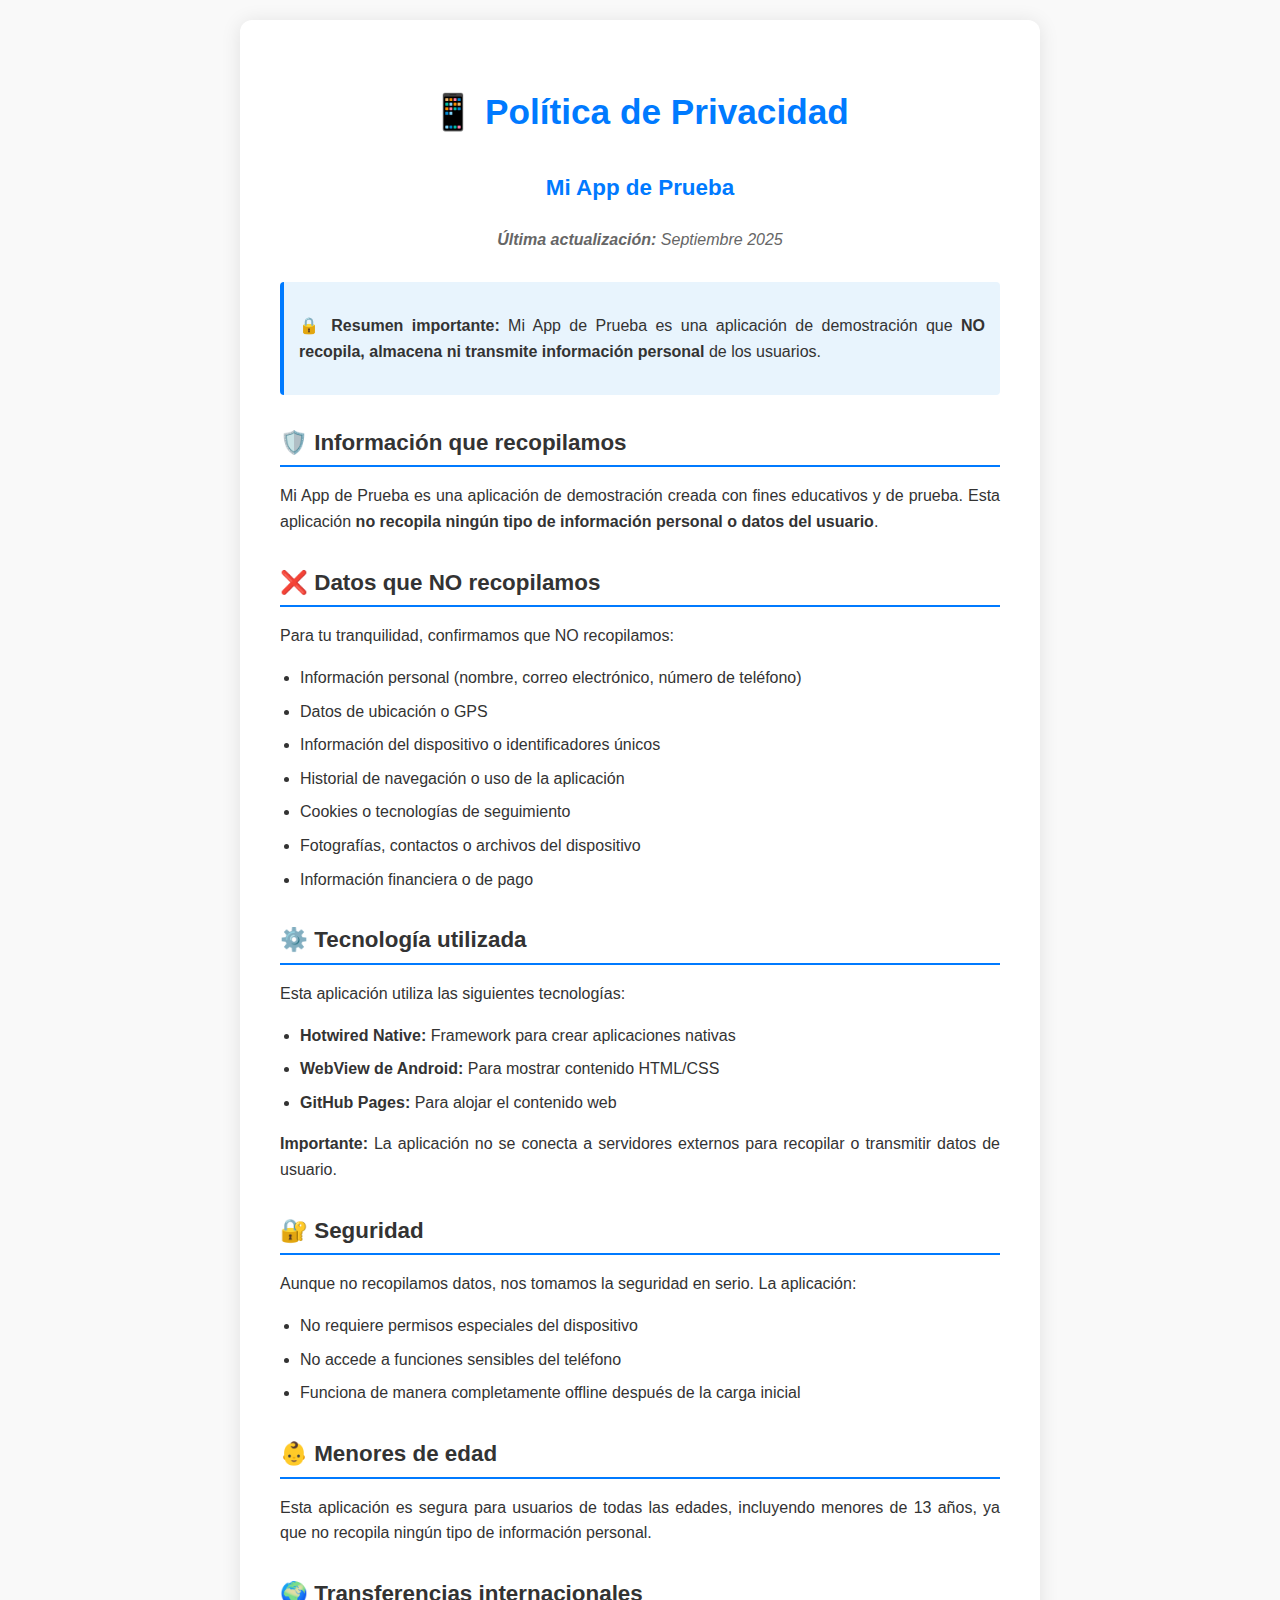
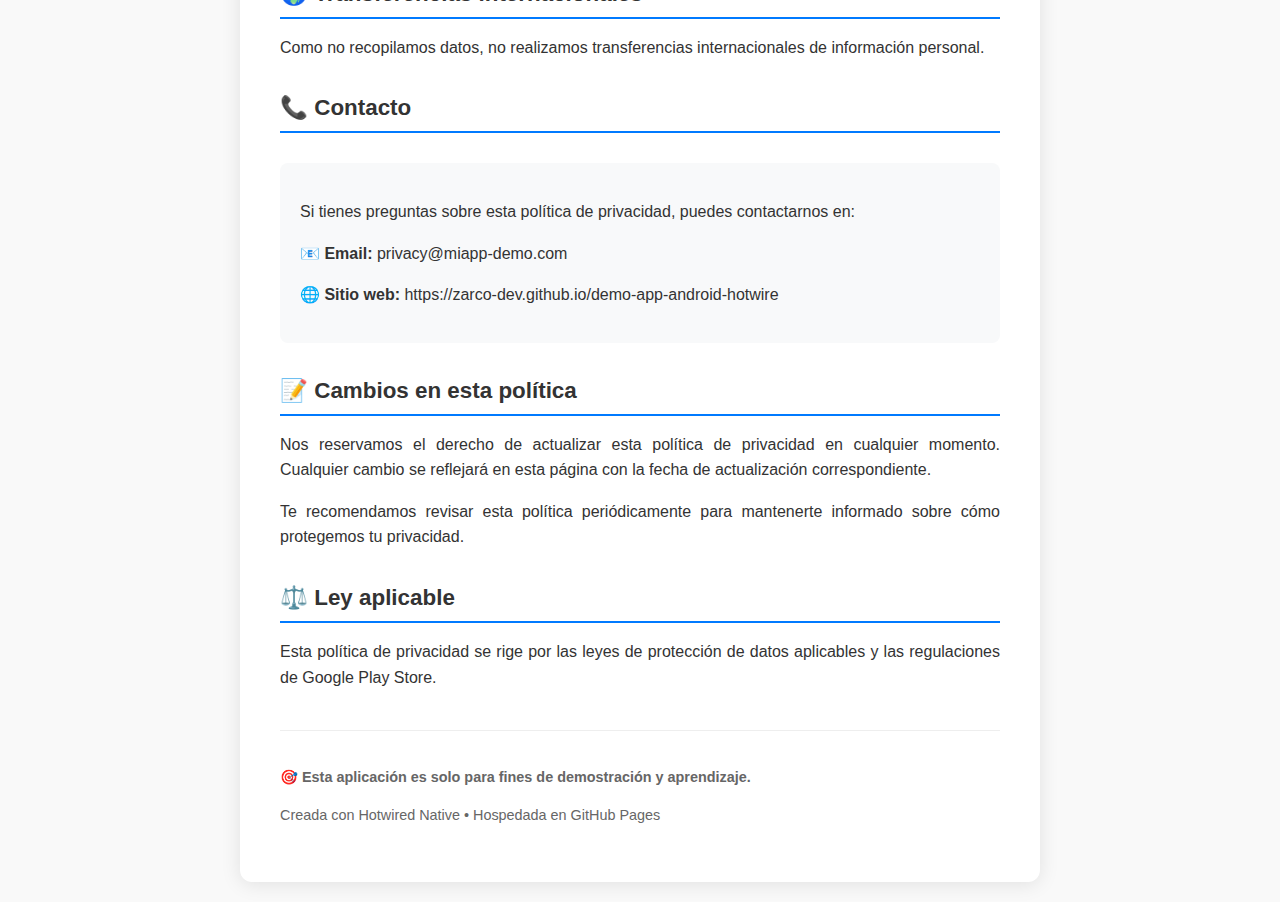
<file: privacy-policy.html>
<!DOCTYPE html>
<html lang="es">
<head>
    <meta charset="UTF-8">
    <meta name="viewport" content="width=device-width, initial-scale=1.0">
    <title>Política de Privacidad - Mi App de Prueba</title>
    <style>
        body {
            font-family: -apple-system, BlinkMacSystemFont, 'Segoe UI', Roboto, sans-serif;
            line-height: 1.6;
            max-width: 800px;
            margin: 0 auto;
            padding: 20px;
            background: #f9f9f9;
            color: #333;
        }
        
        .container {
            background: white;
            padding: 40px;
            border-radius: 12px;
            box-shadow: 0 2px 20px rgba(0, 0, 0, 0.1);
        }
        
        h1 {
            color: #007AFF;
            font-size: 2.2em;
            margin-bottom: 10px;
            text-align: center;
        }
        
        h2 {
            color: #333;
            font-size: 1.4em;
            margin-top: 30px;
            margin-bottom: 15px;
            border-bottom: 2px solid #007AFF;
            padding-bottom: 5px;
        }
        
        .last-updated {
            text-align: center;
            color: #666;
            font-style: italic;
            margin-bottom: 30px;
        }
        
        p {
            margin-bottom: 15px;
            text-align: justify;
        }
        
        ul {
            margin-bottom: 15px;
            padding-left: 20px;
        }
        
        li {
            margin-bottom: 8px;
        }
        
        .highlight {
            background: #e8f4fd;
            padding: 15px;
            border-left: 4px solid #007AFF;
            border-radius: 4px;
            margin: 20px 0;
        }
        
        .contact {
            background: #f8f9fa;
            padding: 20px;
            border-radius: 8px;
            margin-top: 30px;
        }
        
        .footer {
            text-align: center;
            margin-top: 40px;
            padding-top: 20px;
            border-top: 1px solid #eee;
            color: #666;
            font-size: 0.9em;
        }
    </style>
</head>
<body>
    <div class="container">
        <h1>📱 Política de Privacidad</h1>
        <h2 style="text-align: center; color: #007AFF; border: none;">Mi App de Prueba</h2>
        
        <p class="last-updated"><strong>Última actualización:</strong> Septiembre 2025</p>

        <div class="highlight">
            <p><strong>🔒 Resumen importante:</strong> Mi App de Prueba es una aplicación de demostración que <strong>NO recopila, almacena ni transmite información personal</strong> de los usuarios.</p>
        </div>

        <h2>🛡️ Información que recopilamos</h2>
        <p>Mi App de Prueba es una aplicación de demostración creada con fines educativos y de prueba. Esta aplicación <strong>no recopila ningún tipo de información personal o datos del usuario</strong>.</p>

        <h2>❌ Datos que NO recopilamos</h2>
        <p>Para tu tranquilidad, confirmamos que NO recopilamos:</p>
        <ul>
            <li>Información personal (nombre, correo electrónico, número de teléfono)</li>
            <li>Datos de ubicación o GPS</li>
            <li>Información del dispositivo o identificadores únicos</li>
            <li>Historial de navegación o uso de la aplicación</li>
            <li>Cookies o tecnologías de seguimiento</li>
            <li>Fotografías, contactos o archivos del dispositivo</li>
            <li>Información financiera o de pago</li>
        </ul>

        <h2>⚙️ Tecnología utilizada</h2>
        <p>Esta aplicación utiliza las siguientes tecnologías:</p>
        <ul>
            <li><strong>Hotwired Native:</strong> Framework para crear aplicaciones nativas</li>
            <li><strong>WebView de Android:</strong> Para mostrar contenido HTML/CSS</li>
            <li><strong>GitHub Pages:</strong> Para alojar el contenido web</li>
        </ul>
        <p><strong>Importante:</strong> La aplicación no se conecta a servidores externos para recopilar o transmitir datos de usuario.</p>

        <h2>🔐 Seguridad</h2>
        <p>Aunque no recopilamos datos, nos tomamos la seguridad en serio. La aplicación:</p>
        <ul>
            <li>No requiere permisos especiales del dispositivo</li>
            <li>No accede a funciones sensibles del teléfono</li>
            <li>Funciona de manera completamente offline después de la carga inicial</li>
        </ul>

        <h2>👶 Menores de edad</h2>
        <p>Esta aplicación es segura para usuarios de todas las edades, incluyendo menores de 13 años, ya que no recopila ningún tipo de información personal.</p>

        <h2>🌍 Transferencias internacionales</h2>
        <p>Como no recopilamos datos, no realizamos transferencias internacionales de información personal.</p>

        <h2>📞 Contacto</h2>
        <div class="contact">
            <p>Si tienes preguntas sobre esta política de privacidad, puedes contactarnos en:</p>
            <p><strong>📧 Email:</strong> privacy@miapp-demo.com</p>
            <p><strong>🌐 Sitio web:</strong> https://zarco-dev.github.io/demo-app-android-hotwire</p>
        </div>

        <h2>📝 Cambios en esta política</h2>
        <p>Nos reservamos el derecho de actualizar esta política de privacidad en cualquier momento. Cualquier cambio se reflejará en esta página con la fecha de actualización correspondiente.</p>
        
        <p>Te recomendamos revisar esta política periódicamente para mantenerte informado sobre cómo protegemos tu privacidad.</p>

        <h2>⚖️ Ley aplicable</h2>
        <p>Esta política de privacidad se rige por las leyes de protección de datos aplicables y las regulaciones de Google Play Store.</p>

        <div class="footer">
            <p>🎯 <strong>Esta aplicación es solo para fines de demostración y aprendizaje.</strong></p>
            <p>Creada con Hotwired Native • Hospedada en GitHub Pages</p>
        </div>
    </div>
</body>
</html>
</file>
